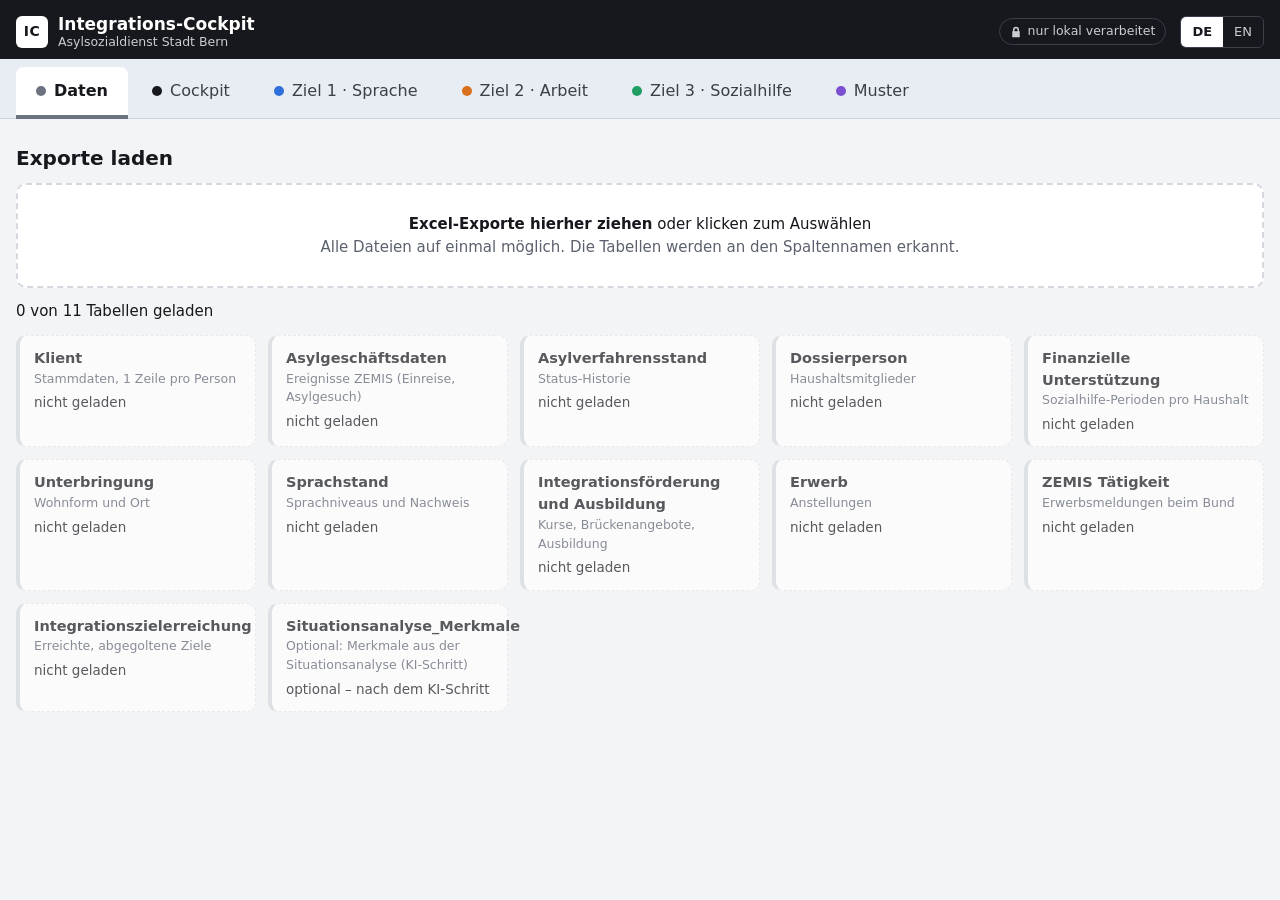
<file: index.html>
<!doctype html>
<html lang="de">
<head>
  <meta charset="utf-8">
  <meta name="viewport" content="width=device-width, initial-scale=1">
  <!-- Keine Netzwerkverbindungen: Daten können die Seite nicht verlassen. -->
  <meta http-equiv="Content-Security-Policy" content="connect-src 'none'; form-action 'none'">
  <title>Integrations-Cockpit</title>
  <link rel="stylesheet" href="css/app.css">
</head>
<body>
  <header class="appbar">
    <div class="appbar-inner top">
      <div class="brand">
        <span class="logo" aria-hidden="true">IC</span>
        <div><h1>Integrations-Cockpit</h1><div id="subtitle" class="sub"></div></div>
      </div>
      <span id="privacy" class="lockbadge"></span>
      <div id="lang" class="lang" role="group" aria-label="Sprache / Language">
        <button type="button" data-l="de">DE</button><button type="button" data-l="en">EN</button>
      </div>
    </div>
  </header>
  <!-- Hauptmenü: eigene, volle Breite unter der Kopfleiste -->
  <div class="tabbar"><nav id="tabs" class="appbar-inner tabs" role="tablist"></nav></div>

  <main id="view"></main>

  <script src="lib/xlsx.full.min.js"></script>
  <script src="js/i18n.js"></script>
  <script src="js/schema.js"></script>
  <script src="js/parse.js"></script>
  <script src="js/rules.js"></script>
  <script src="js/cockpit.js"></script>
  <script src="js/patterns.js"></script>
  <script src="tools/generator.js"></script>
  <script src="js/app.js"></script>
  <script src="js/charts.js"></script>
  <script src="js/views/daten.js"></script>
  <script src="js/views/goalview.js"></script>
  <script src="js/views/ziel1.js"></script>
  <script src="js/views/ziel2.js"></script>
  <script src="js/views/ziel3.js"></script>
  <script src="js/views/cockpit.js"></script>
  <script src="js/views/muster.js"></script>
</body>
</html>
</file>
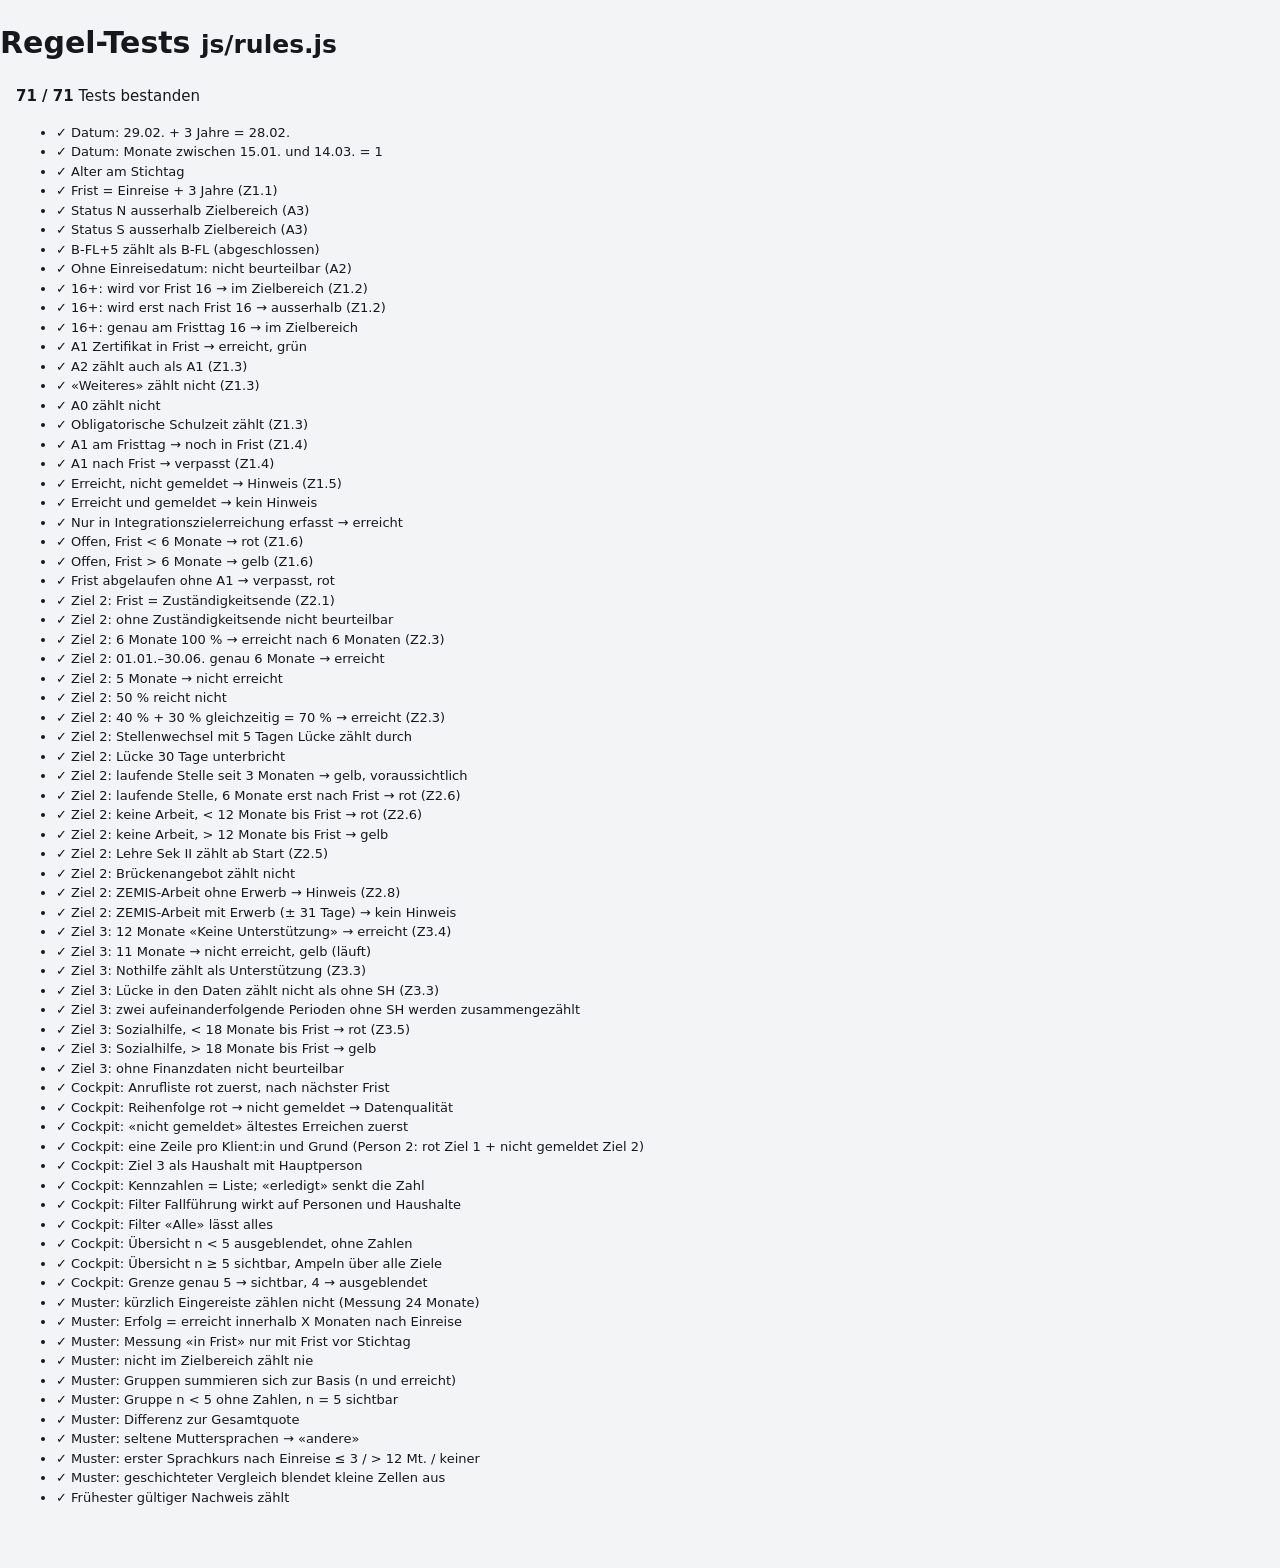
<file: tests.html>
<!doctype html>
<html lang="de">
<head>
  <meta charset="utf-8">
  <meta name="viewport" content="width=device-width, initial-scale=1">
  <meta http-equiv="Content-Security-Policy" content="connect-src 'none'; form-action 'none'">
  <title>Regel-Tests</title>
  <link rel="stylesheet" href="css/app.css">
</head>
<body>
  <header><h1>Regel-Tests <small>js/rules.js</small></h1></header>
  <main><p id="summary"></p><ul id="results" class="issues"></ul></main>
  <script src="js/rules.js"></script>
  <script src="js/cockpit.js"></script>
  <script src="js/patterns.js"></script>
  <script src="js/tests.js"></script>
  <script>
    const res = Cockpit.runTests();
    document.getElementById("summary").innerHTML = `<b>${res.passed} / ${res.total}</b> Tests bestanden`;
    document.getElementById("results").innerHTML = res.results.map((r) =>
      `<li>${r.ok ? "✓" : "✗"} ${r.name}${r.ok ? "" : ` — <code>${r.msg}</code>`}</li>`).join("");
  </script>
</body>
</html>
</file>
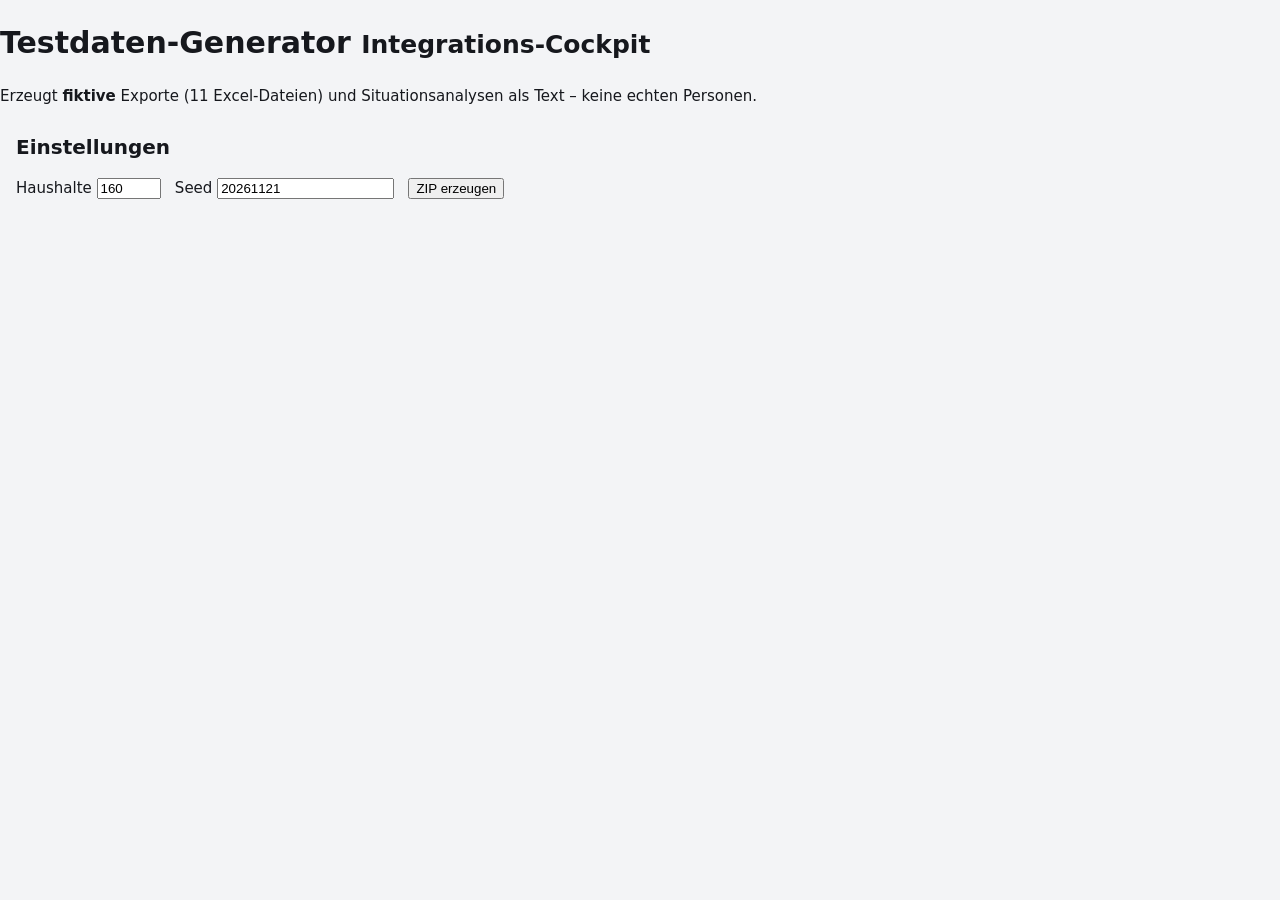
<file: tools/generator.html>
<!doctype html>
<html lang="de">
<head>
  <meta charset="utf-8">
  <meta name="viewport" content="width=device-width, initial-scale=1">
  <meta http-equiv="Content-Security-Policy" content="connect-src 'none'; form-action 'none'">
  <title>Testdaten-Generator</title>
  <link rel="stylesheet" href="../css/app.css">
</head>
<body>
  <header>
    <h1>Testdaten-Generator <small>Integrations-Cockpit</small></h1>
    <p class="privacy">Erzeugt <b>fiktive</b> Exporte (11 Excel-Dateien) und Situationsanalysen als Text – keine echten Personen.</p>
  </header>
  <main>
    <h2>Einstellungen</h2>
    <p>
      <label>Haushalte <input id="hh" type="number" value="160" min="10" max="2000" step="10"></label>
      &nbsp; <label>Seed <input id="seed" type="number" value="20261121"></label>
      &nbsp; <button id="go" type="button">ZIP erzeugen</button>
    </p>
    <p id="out" class="muted"></p>
  </main>
  <script src="../lib/xlsx.full.min.js"></script>
  <script src="../js/schema.js"></script>
  <script src="generator.js"></script>
  <script>
    // Alle Dateien in ein ZIP packen (SheetJS CFB) und herunterladen.
    document.getElementById("go").addEventListener("click", () => {
      const G = Cockpit.generator;
      const res = G.generate({ households: +document.getElementById("hh").value, seed: +document.getElementById("seed").value });
      const zip = XLSX.CFB.utils.cfb_new();
      for (const id in res.tables) {
        const bytes = new Uint8Array(XLSX.write(G.toWorkbook(id, res.tables[id]), { type: "array", bookType: "xlsx" }));
        XLSX.CFB.utils.cfb_add(zip, "testdata/" + G.fileName(id), bytes);
      }
      const enc = new TextEncoder();
      for (const t of res.texts) XLSX.CFB.utils.cfb_add(zip, "testdata/situationsanalyse/" + t.name, enc.encode(t.text));
      const blob = new Blob([XLSX.CFB.write(zip, { fileType: "zip", type: "array" })], { type: "application/zip" });
      const a = Object.assign(document.createElement("a"), { href: URL.createObjectURL(blob), download: "testdata.zip" });
      a.click();
      document.getElementById("out").textContent = `${res.tables.klient.length} Personen, ${res.texts.length} Situationsanalysen → testdata.zip`;
    });
  </script>
</body>
</html>
</file>
<file: css/app.css>
/* Integrations-Cockpit – Gestaltung «Variante A»
 * Dunkle Kopfleiste, helle Seite, weisse Karten. Zielfarben (PROMPT.md) nur als Akzente.
 * Textfarben sind so gewählt, dass der Kontrast mindestens 4.5:1 beträgt (hell und dunkel).
 */
:root {
  --bg: #F3F4F6; --ink: #16181D; --muted: #5B616E; --card: #fff;
  --line: #E3E5E9; --line-strong: #D5D8DE; --thead: #F9FAFB; --hover: #F3F4F6;
  /* Kopfleiste */
  --bar: #16181D; --bar-ink: #fff; --bar-muted: #C9CDD4; --bar-active: #2C3039;
  /* Zielfarben (Akzente) und dunklere Textvarianten (Kontrast ≥ 4.5:1 auf hell) */
  --g1: #2f6fdb; --g2: #d9711c; --g3: #1f9d63; --t: #7a4fd1; --hh: #c23d6b; --neutral: #9CA3AF;
  --g1-text: #2a62c9; --g2-text: #a84d08; --g3-text: #137a4b; --t-text: #6b3fc4;
  /* Ampel: Flächen, Formen (≥ 3:1) und Zahlen/Text (≥ 4.5:1) */
  --green: #1f9d63; --yellow: #e0a800; --red: #c0392b; --grey: #8b919c;
  --yellow-shape: #b08400;
  --green-text: #137a4b; --yellow-text: #8a6200; --red-text: #b3261e;
  --ok: #1f9d63; --warn: #a84d08; --bad: #b3261e; --accent: #2a62c9;
  /* Hauptaktion */
  --primary-bg: #16181D; --primary-ink: #fff;
  /* Ziel-Etiketten: immer dunkle Fläche mit weisser Schrift */
  --g1-strong: #2a62c9; --g2-strong: #a84d08; --g3-strong: #137a4b;
}
* { box-sizing: border-box; }
body { margin: 0; font: 15px/1.5 ui-sans-serif, system-ui, -apple-system, "Segoe UI", sans-serif; color: var(--ink); background: var(--bg); }
main { max-width: 1280px; margin: 0 auto; padding: 0 16px 48px; }
.muted { color: var(--muted); }
.small { font-size: 12.5px; }
h2 { font-size: 20px; font-weight: 700; margin: 24px 0 10px; }
h2 small { font-weight: 400; color: var(--muted); font-size: 13px; margin-left: 6px; }
h3 { font-size: 15px; font-weight: 650; margin: 18px 0 8px; }
.placeholder { color: var(--muted); padding: 40px 0; }
code { background: var(--hover); padding: 0 4px; border-radius: 4px; }
a { color: var(--accent); }

/* ---------- Kopfleiste (dunkel) ---------- */
.appbar { background: var(--bar); color: var(--bar-ink); }
.appbar-inner { max-width: 1280px; margin: 0 auto; padding: 0 16px; }
.appbar .top { display: flex; align-items: center; gap: 14px; flex-wrap: wrap; padding-top: 14px; padding-bottom: 10px; }
.brand { display: flex; align-items: center; gap: 10px; margin-right: auto; }
.logo { width: 32px; height: 32px; border-radius: 6px; background: #fff; color: var(--bar); display: grid; place-items: center; font-weight: 800; font-size: 14px; letter-spacing: .5px; flex: none; }
.brand h1 { margin: 0; font-size: 17px; font-weight: 700; line-height: 1.2; color: var(--bar-ink); }
.brand .sub { font-size: 12.5px; color: var(--bar-muted); line-height: 1.2; }
.lockbadge { display: inline-flex; align-items: center; gap: 6px; font-size: 12.5px; color: var(--bar-muted); border: 1px solid #3A3F4A; border-radius: 999px; padding: 3px 10px; cursor: help; }
.lockbadge svg { width: 12px; height: 12px; fill: currentColor; }
.lang { display: flex; border: 1px solid #3A3F4A; border-radius: 6px; overflow: hidden; }
.lang button { font: inherit; font-size: 13px; min-height: 30px; padding: 3px 11px; border: 0; background: transparent; color: var(--bar-muted); cursor: pointer; }
.lang button:hover { color: #fff; }
.lang button[aria-pressed="true"] { background: #fff; color: var(--bar); font-weight: 700; }

/* ---------- Hauptmenü (eigene Leiste unter der Kopfleiste) ---------- */
.tabbar { background: #E8ECF3; border-bottom: 1px solid #CBD2DE; }
.tabs { display: flex; gap: 4px; padding-top: 8px; }
.tabs a { display: inline-flex; align-items: center; gap: 8px; flex: none; min-height: 48px; padding: 12px 20px;
  font-size: 16px; font-weight: 500; color: #3A3F48; text-decoration: none; white-space: nowrap;
  border-radius: 8px 8px 0 0; border-bottom: 4px solid transparent; margin-bottom: -1px; /* liegt auf der Unterkante */ }
.tabs a:hover { background: #DCE2EC; color: #16181D; }
.tabs a.on { background: #FFFFFF; color: #16181D; font-weight: 600; }
.tabs a:focus-visible { outline: 2px solid #2f6fdb; outline-offset: 2px; }
/* Farbe pro Reiter: Punkt (immer) und Linie unten (aktiv) */
.tab-daten { --tab: #6B7280; } .tab-cockpit { --tab: #16181D; } .tab-ziel1 { --tab: #2f6fdb; }
.tab-ziel2 { --tab: #d9711c; } .tab-ziel3 { --tab: #1f9d63; } .tab-muster { --tab: #7a4fd1; }
.tabs a.on { border-bottom-color: var(--tab); }
.tdot { width: 10px; height: 10px; border-radius: 50%; flex: none; background: var(--tab); }
/* Schmale Bildschirme: waagrecht scrollen statt umbrechen, ohne sichtbare Bildlaufleiste */
@media (max-width: 1180px) {
  .tabs { overflow-x: auto; scrollbar-width: none; }
  .tabs::-webkit-scrollbar { display: none; }
}

/* ---------- Ziel-Reiter: Akzentlinie und Titel in Zielfarbe ---------- */
#view[data-tab="ziel1"] { --page: var(--g1); --page-text: var(--g1-text); }
#view[data-tab="ziel2"] { --page: var(--g2); --page-text: var(--g2-text); }
#view[data-tab="ziel3"] { --page: var(--g3); --page-text: var(--g3-text); }
#view[data-tab^="ziel"]::before { content: ""; display: block; height: 4px; background: var(--page); border-radius: 0 0 3px 3px; }
#view[data-tab^="ziel"] .head-row h2 { color: var(--page-text); }

/* ---------- Karten ---------- */
#view > section, #view > details.group, .card-sec {
  background: var(--card); border: 1px solid var(--line); border-radius: 10px; padding: 0 16px 14px; margin-top: 16px; }
#view > section > h2:first-child, #view > section > h3:first-child, .card-sec > h3:first-child, details.group > summary {
  margin: 0 -16px 12px; padding: 12px 16px; border-bottom: 1px solid var(--line); font-size: 15px; font-weight: 650; }
#view > section > h2:first-child { font-size: 16px; }
/* verschachtelte Abschnitte (z.B. Übersicht im Cockpit) ohne eigene Karte */
#view section section { background: none; border: 0; padding: 0; margin-top: 14px; }
.card-sec h4 { font-size: 14px; margin: 14px 0 6px; }

details.group > summary { cursor: pointer; list-style: revert; }
details.group > summary h3 { display: inline; margin: 0; font-size: 15px; }
details.group > summary small { font-weight: 400; color: var(--muted); }
details.group:not([open]) { padding-bottom: 0; }
details.group:not([open]) > summary { border-bottom: 0; margin-bottom: 0; }
details { margin-bottom: 10px; }

.head-row { display: flex; justify-content: space-between; align-items: flex-end; gap: 12px; flex-wrap: wrap; }
.head-row h2 { margin-bottom: 2px; }
.head-row p { margin: 0; }
.controls { display: flex; gap: 10px; align-items: center; flex-wrap: wrap; font-size: 14px; }
.filters { display: flex; flex-wrap: wrap; gap: 12px; align-items: center; margin-bottom: 10px; font-size: 14px; }

/* ---------- Eingaben und Knöpfe ---------- */
input[type="date"], input[type="search"], select {
  font: inherit; font-size: 14px; min-height: 36px; padding: 5px 10px; border: 1px solid var(--line-strong); border-radius: 6px; background: var(--card); color: var(--ink); }
input[type="search"] { min-width: 220px; }
/* Sekundär: weiss mit Rahmen */
.btn, .bar button, .done-btn {
  font: inherit; font-size: 14px; min-height: 36px; padding: 6px 14px; display: inline-flex; align-items: center; justify-content: center; gap: 6px;
  border: 1px solid var(--line-strong); border-radius: 6px; background: var(--card); color: var(--ink); cursor: pointer; text-decoration: none; }
.btn:hover, .bar button:hover, .done-btn:hover { background: var(--hover); }
.bar button { margin-left: auto; color: var(--red-text); }
.done-btn[aria-pressed="true"] { background: var(--hover); }
/* Hauptaktion: dunkel */
button.primary, .btn.primary {
  font: inherit; font-size: 14px; font-weight: 650; min-height: 36px; padding: 6px 16px; border: 1px solid var(--primary-bg); border-radius: 6px;
  background: var(--primary-bg); color: var(--primary-ink); cursor: pointer; text-decoration: none; display: inline-flex; align-items: center; }
button.primary:hover, .btn.primary:hover { opacity: .88; }
button:disabled { opacity: .5; cursor: not-allowed; }
button:focus-visible, a:focus-visible, input:focus-visible, select:focus-visible, summary:focus-visible, [tabindex]:focus-visible { outline: 2px solid var(--accent); outline-offset: 2px; }
.lang button:focus-visible { outline-color: #fff; }
button.link { font: inherit; font-size: 14px; background: none; border: 0; color: var(--accent); cursor: pointer; padding: 10px 0 0; }
button.sort { font: inherit; font-weight: 650; background: none; border: 0; padding: 0; color: var(--ink); cursor: pointer; }
.seg { display: inline-flex; border: 1px solid var(--line-strong); border-radius: 6px; overflow: hidden; flex-wrap: wrap; background: var(--card); }
.seg button { font: inherit; font-size: 14px; min-height: 36px; padding: 6px 14px; border: 0; background: var(--card); color: var(--muted); cursor: pointer; }
.seg button + button { border-left: 1px solid var(--line-strong); }
.seg button.on { background: var(--ink); color: var(--card); font-weight: 650; }

/* ---------- Kennzahlen ---------- */
.kpis { display: grid; grid-template-columns: repeat(auto-fit, minmax(150px, 1fr)); gap: 12px; margin: 16px 0 4px; }
.kpi { background: var(--card); border: 1px solid var(--line); border-radius: 10px; padding: 14px 16px; display: flex; flex-direction: column-reverse; justify-content: flex-end; gap: 2px; }
.kpi b { display: block; font-size: 32px; font-weight: 750; line-height: 1.1; font-variant-numeric: tabular-nums; color: var(--ink); }
.kpi span { color: var(--muted); font-size: 13px; }
.kpi.green b { color: var(--green-text); } .kpi.yellow b { color: var(--yellow-text); } .kpi.red b { color: var(--red-text); }
.kpi.accent b { color: var(--accent); } .kpi.warn b { color: var(--warn); }
button.kpi { font: inherit; text-align: left; cursor: pointer; }
button.kpi:hover { border-color: var(--line-strong); background: var(--thead); }
button.kpi.sel { outline: 2px solid var(--ink); outline-offset: 1px; }

/* ---------- Tabellen ---------- */
.scroll { overflow: auto; max-height: 60vh; background: var(--card); border: 1px solid var(--line); border-radius: 8px; }
.scroll.tall { max-height: 70vh; }
table { border-collapse: collapse; font-size: 13.5px; white-space: nowrap; width: 100%; }
th, td { padding: 8px 12px; border-bottom: 1px solid var(--line); text-align: left; vertical-align: top; }
th { position: sticky; top: 0; background: var(--thead); font-weight: 650; font-size: 13px; z-index: 1; }
tbody tr:hover td { background: var(--hover); }
tbody tr:last-child td { border-bottom: 0; }
table.num td:not(:first-child), table.num th:not(:first-child) { text-align: right; font-variant-numeric: tabular-nums; }
td.wrap { white-space: normal; min-width: 280px; max-width: 520px; }
.two-col { display: grid; grid-template-columns: repeat(auto-fit, minmax(420px, 1fr)); gap: 0 16px; }
@media (max-width: 520px) { .two-col { grid-template-columns: 1fr; } }

/* ---------- Ampel: Form + Text, lesbar ohne Farbe ---------- */
.light { display: inline-flex; align-items: center; gap: 7px; white-space: nowrap; }
.light .shape { width: 14px; height: 14px; flex: none; }
.light.green .shape circle { fill: var(--green); }
.light .shape .tick { fill: none; stroke: #fff; stroke-width: 2; stroke-linecap: round; stroke-linejoin: round; }
.light.yellow .shape circle { fill: none; stroke: var(--yellow-shape); stroke-width: 2.6; }
.light.red .shape path { fill: var(--red); }
.light.grey .shape rect { fill: var(--grey); }
.light.warn i { width: 14px; height: 14px; border-radius: 3px; background: var(--warn); color: #fff; font-style: normal; font-weight: 800; font-size: 11px; display: inline-grid; place-items: center; flex: none; }
button.lightbtn { font: inherit; font-size: 13px; background: none; border: 1px solid transparent; border-radius: 6px; padding: 3px 7px; color: var(--ink); cursor: pointer; }
button.lightbtn:hover, button.lightbtn:focus { border-color: var(--line-strong); background: var(--card); }

svg.bar { vertical-align: middle; }
svg.bar .green { fill: var(--green); } svg.bar .yellow { fill: var(--yellow); }
svg.bar .red { fill: var(--red); } svg.bar .dark { fill: #7d2a20; } svg.bar .grey { fill: var(--grey); }

.tag { display: inline-block; font-size: 11.5px; padding: 0 6px; border-radius: 4px; border: 1px solid currentColor; white-space: nowrap; }
.tag.accent { color: var(--accent); }
.gtag { display: inline-block; font-size: 12px; font-weight: 650; padding: 1px 8px; border-radius: 10px; color: #fff; white-space: nowrap; }
.gtag.g1 { background: var(--g1-strong); } .gtag.g2 { background: var(--g2-strong); } .gtag.g3 { background: var(--g3-strong); }
.qual { color: var(--warn); font-size: 12.5px; margin-top: 3px; }
.tissue { color: var(--warn); font-size: 12.5px; margin-top: 4px; }

/* ---------- Daten ---------- */
.drop { border: 2px dashed var(--line-strong); border-radius: 10px; background: var(--card); padding: 28px 16px; text-align: center; cursor: pointer; }
.drop:hover, .drop:focus, .drop.over { border-color: var(--accent); background: #EEF3FC; outline: none; }
.bar { display: flex; gap: 16px; align-items: center; margin: 12px 0; flex-wrap: wrap; }
.tables { list-style: none; padding: 0; margin: 0; display: grid; grid-template-columns: repeat(auto-fill, minmax(230px, 1fr)); gap: 12px; }
.tcard { background: var(--card); border: 1px solid var(--line); border-left: 4px solid var(--line-strong); border-radius: 10px; padding: 12px 14px; font-size: 13.5px; }
.tcard[data-id] { cursor: pointer; }
.tcard[data-id]:hover, .tcard[data-id]:focus { border-color: var(--line-strong); box-shadow: 0 1px 4px rgba(0,0,0,.06); outline: none; }
.tcard.ok { border-left-color: var(--ok); }
.tcard.warn { border-left-color: var(--g2); }
.tcard.sel { box-shadow: 0 0 0 2px var(--accent); }
.tcard.missing { opacity: .7; border-style: dashed; border-left-style: solid; }
.tname { font-weight: 650; font-size: 14.5px; }
.tdesc { color: var(--muted); font-size: 12.5px; overflow-wrap: anywhere; }
.tstat { margin-top: 4px; }
.issues { font-size: 13px; }

/* ---------- Cockpit ---------- */
.calls { list-style: none; margin: 0; padding: 0; }
.call { display: grid; grid-template-columns: 130px 150px 120px 1fr 120px 110px; gap: 10px; align-items: start; padding: 10px 0; border-bottom: 1px solid var(--line); font-size: 13.5px; }
.call:last-child { border-bottom: 0; }
.call.done { opacity: .45; }
.call.done .c-text { text-decoration: line-through; }
.c-act { text-align: right; }
@media (max-width: 900px) { .call { grid-template-columns: 1fr 1fr; } .c-text { grid-column: 1 / -1; } .c-act { text-align: left; } }
.empty { text-align: center; padding: 56px 16px; background: var(--card); border: 1px solid var(--line); border-radius: 10px; margin-top: 24px; }
.empty .actions { display: flex; gap: 12px; justify-content: center; flex-wrap: wrap; margin-top: 18px; }

/* ---------- Muster ---------- */
.principle { background: var(--card); border: 1px solid var(--line); border-left: 4px solid var(--t); padding: 8px 12px; border-radius: 8px; margin: 6px 0 0; font-size: 14px; }
.base { margin: 14px 0 6px; font-size: 14px; }
.chips { display: flex; flex-wrap: wrap; gap: 6px; align-items: center; margin: 8px 0; }
.chip-title { font-size: 12.5px; color: var(--muted); min-width: 190px; }
.chip { font: inherit; font-size: 13px; min-height: 32px; padding: 4px 12px; border-radius: 999px; border: 1px solid var(--line-strong); background: var(--card); color: var(--ink); cursor: pointer; }
.chip:hover { background: var(--hover); }
.chip.on { background: var(--ink); color: var(--card); border-color: var(--ink); }
.rrows { display: grid; gap: 4px; }
.rrow { display: grid; grid-template-columns: minmax(150px, 260px) 1fr 120px; gap: 10px; align-items: center; font-size: 13.5px; }
@media (max-width: 640px) { .rrow { grid-template-columns: 1fr 90px; } .rrow .rbar { grid-column: 1 / -1; grid-row: 2; } .chip-title { min-width: 0; width: 100%; } }
.rlabel { overflow-wrap: anywhere; }
.rbar { width: 100%; height: 16px; display: block; }
.rbar .track { fill: var(--hover); }
.rbar .g1 { fill: var(--g1); } .rbar .g2 { fill: var(--g2); } .rbar .g3 { fill: var(--g3); } .rbar .below { fill: var(--grey); }
.rbar .overall { stroke: var(--ink); stroke-width: 2; stroke-dasharray: 3 2; vector-effect: non-scaling-stroke; }
.rval { font-variant-numeric: tabular-nums; text-align: right; white-space: nowrap; }
.rhidden { color: var(--muted); font-style: italic; grid-column: 2 / 4; }
.dash { display: inline-block; width: 18px; border-top: 2px dashed var(--ink); vertical-align: middle; }
.pair { padding: 6px 0; border-top: 1px solid var(--line); }
.pair-title { font-size: 13px; color: var(--muted); margin-bottom: 2px; }
ol.top { padding-left: 20px; font-size: 14px; }
ol.top li { margin: 4px 0; }

/* ---------- Dunkelmodus ---------- */
@media (prefers-color-scheme: dark) {
  :root {
    --bg: #111317; --ink: #E8EAED; --muted: #A3A9B4; --card: #1B1E24;
    --line: #2E323B; --line-strong: #3A3F4A; --thead: #22262D; --hover: #262A32;
    --bar: #0B0C0F; --bar-active: #2C3039;
    --g1-text: #8AB4FF; --g2-text: #F5A462; --g3-text: #5FD39B; --t-text: #B9A2F5;
    --green-text: #5FD39B; --yellow-text: #F2C94C; --red-text: #FF8A7A; --yellow-shape: #F2C94C;
    --warn: #F5A462; --bad: #FF8A7A; --accent: #8AB4FF;
    --primary-bg: #F3F4F6; --primary-ink: #16181D;
  }
  .logo { background: #F3F4F6; color: #0B0C0F; }
  .tabbar { background: #1F2430; border-bottom-color: #2E323B; }
  .tabs a { color: #C9CDD4; }
  .tabs a:hover { background: #2A303D; color: #fff; }
  .tabs a.on { background: #2C3039; color: #fff; }
  .tab-cockpit { --tab: #E8EAED; } /* dunkel auf dunkel wäre unsichtbar */
  .drop:hover, .drop:focus, .drop.over { background: #1F2738; }
  .seg button.on, .chip.on { background: #F3F4F6; color: #16181D; border-color: #F3F4F6; }
}
</file>
